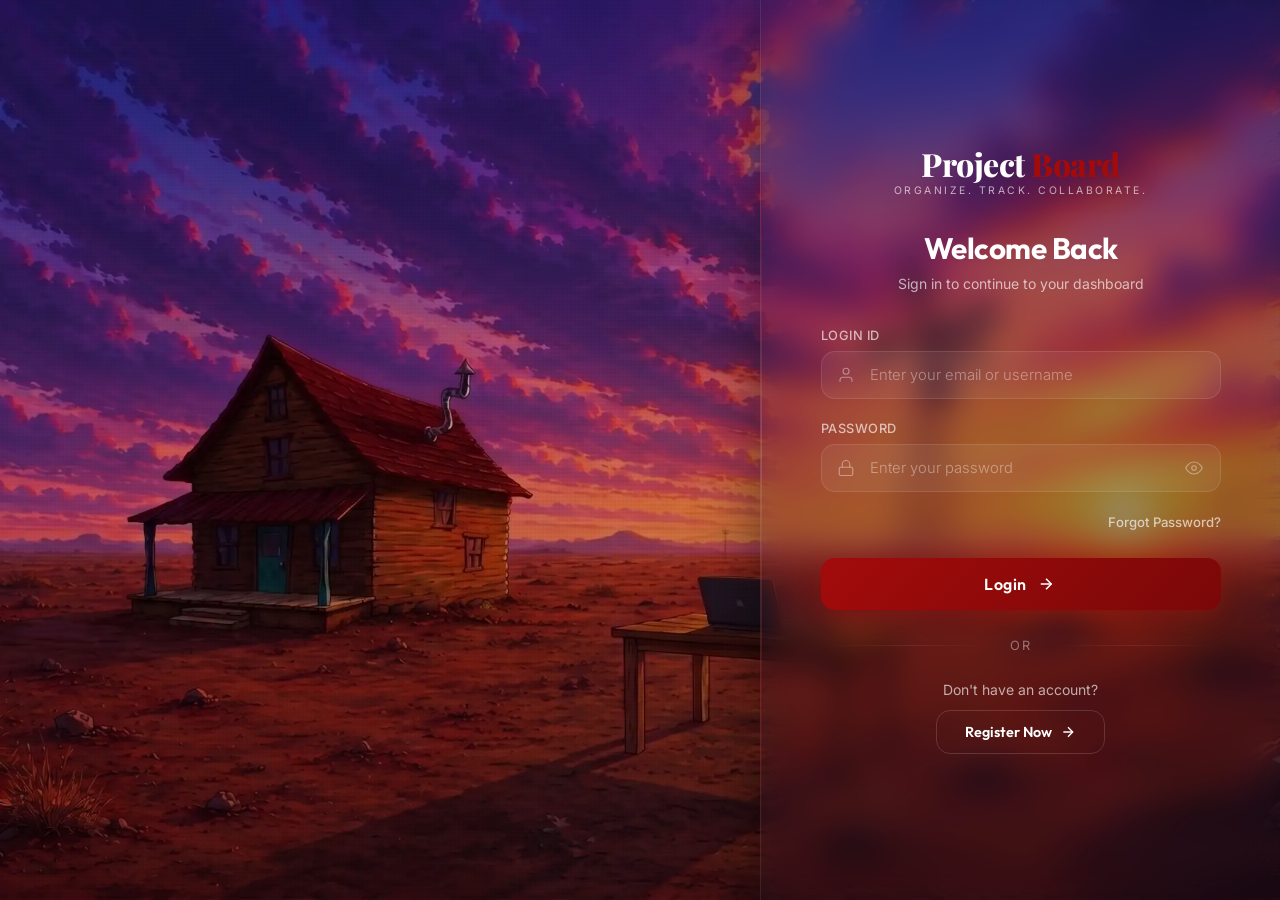
<file: pages/login.html>
<!DOCTYPE html>
<html lang="en">

<head>
    <meta charset="UTF-8">
    <meta name="viewport" content="width=device-width, initial-scale=1.0">
    <meta name="description"
        content="Project Board - Login to your project management dashboard. Organize, track, and collaborate on your projects seamlessly.">
    <title>Project Board — Login</title>
    <link rel="icon" href="../logo.png" type="image/png">
    <link
        href="https://fonts.googleapis.com/css2?family=Inter:wght@300;400;500;600;700;800&family=Outfit:wght@300;400;500;600;700;800&family=Playfair+Display:ital,wght@0,400;0,500;0,600;0,700;0,800;0,900;1,400;1,500;1,600;1,700&display=swap"
        rel="stylesheet">
    <link rel="stylesheet" href="style.css">
</head>

<body>

    <!-- 3D Animated Background -->
    <div class="bg-scene" id="bgScene">
        <div class="bg-layer bg-layer--deep">
            <video id="bg-video-1" class="bg-video" autoplay loop muted playsinline poster="bg.webp">
                <source src="background video.mp4" type="video/mp4">
            </video>
        </div>
        <div class="bg-layer bg-layer--mid">
            <div class="texture-overlay"></div>
        </div>
        <div class="bg-layer bg-layer--front">
            <div class="particle-field" id="particleField"></div>
        </div>
        <!-- Dark gradient overlay for readability -->
        <div class="bg-gradient-overlay"></div>
    </div>

    <!-- Main Container -->
    <div class="login-container">

        <!-- Left Side — Spacer (transparent to show background video) -->
        <div class="branding-side"></div>

        <!-- Right Side — Login Form Panel (Full Height, Blurred Glass) -->
        <div class="form-side">
            <div class="form-side-content">
                <!-- Branding Header inside the right panel -->
                <div class="branding-content">

                    <div class="brand-text-group">
                        <h1 class="brand-title">
                            <span class="brand-word brand-word--project">Project </span>
                            <span class="brand-word brand-word--board">Board</span>
                        </h1>
                        <p class="brand-tagline">Organize. Track. Collaborate.</p>
                    </div>
                </div>

                <!-- Form Header -->
                <div class="form-header">
                    <h2 class="form-title">Welcome Back</h2>
                    <p class="form-subtitle">Sign in to continue to your dashboard</p>
                </div>

                <form class="login-form" id="loginForm" autocomplete="off">
                    <!-- Login ID Field -->
                    <div class="input-group" id="emailGroup">
                        <label for="loginId" class="input-label">Login ID</label>
                        <div class="input-wrapper">
                            <svg class="input-icon" viewBox="0 0 24 24" fill="none" stroke="currentColor"
                                stroke-width="1.5">
                                <path d="M20 21v-2a4 4 0 0 0-4-4H8a4 4 0 0 0-4 4v2" />
                                <circle cx="12" cy="7" r="4" />
                            </svg>
                            <input type="text" id="loginId" name="loginId"
                                placeholder="Enter your email or username" required>
                        </div>
                    </div>

                    <!-- Password Field -->
                    <div class="input-group" id="passwordGroup">
                        <label for="password" class="input-label">Password</label>
                        <div class="input-wrapper">
                            <svg class="input-icon" viewBox="0 0 24 24" fill="none" stroke="currentColor"
                                stroke-width="1.5">
                                <rect x="3" y="11" width="18" height="11" rx="2" ry="2" />
                                <path d="M7 11V7a5 5 0 0 1 10 0v4" />
                            </svg>
                            <input type="password" id="password" name="password" placeholder="Enter your password"
                                required>
                            <button type="button" class="password-toggle" id="passwordToggle"
                                aria-label="Toggle password visibility">
                                <!-- Eye open icon -->
                                <svg class="eye-icon eye-open" viewBox="0 0 24 24" fill="none" stroke="currentColor"
                                    stroke-width="1.5">
                                    <path d="M1 12s4-8 11-8 11 8 11 8-4 8-11 8-11-8-11-8z" />
                                    <circle cx="12" cy="12" r="3" />
                                </svg>
                                <!-- Eye closed icon -->
                                <svg class="eye-icon eye-closed" viewBox="0 0 24 24" fill="none"
                                    stroke="currentColor" stroke-width="1.5" style="display:none;">
                                    <path
                                        d="M17.94 17.94A10.07 10.07 0 0 1 12 20c-7 0-11-8-11-8a18.45 18.45 0 0 1 5.06-5.94M9.9 4.24A9.12 9.12 0 0 1 12 4c7 0 11 8 11 8a18.5 18.5 0 0 1-2.16 3.19m-6.72-1.07a3 3 0 1 1-4.24-4.24" />
                                    <line x1="1" y1="1" x2="23" y2="23" />
                                </svg>
                            </button>
                        </div>
                    </div>

                    <!-- Forgot Password -->
                    <div class="form-options">
                        <a href="#" class="forgot-link" id="forgotPassword">Forgot Password?</a>
                    </div>

                    <!-- Login Button -->
                    <button type="submit" class="login-btn" id="loginBtn">
                        <span class="btn-text">Login</span>
                        <span class="btn-loader" id="btnLoader">
                            <svg viewBox="0 0 24 24" fill="none" stroke="currentColor" stroke-width="2">
                                <circle cx="12" cy="12" r="10" stroke-dasharray="31.4" stroke-dashoffset="10" />
                            </svg>
                        </span>
                        <span class="btn-arrow">
                            <svg viewBox="0 0 24 24" fill="none" stroke="currentColor" stroke-width="2">
                                <line x1="5" y1="12" x2="19" y2="12" />
                                <polyline points="12 5 19 12 12 19" />
                            </svg>
                        </span>
                        <div class="btn-ripple"></div>
                    </button>
                </form>

                <!-- Divider -->
                <div class="divider">
                    <span class="divider-line"></span>
                    <span class="divider-text">or</span>
                    <span class="divider-line"></span>
                </div>

                <!-- Sign Up / Register -->
                <div class="form-footer">
                    <p class="footer-text">Don't have an account?</p>
                    <a href="signup.html" class="register-btn" id="registerBtn">
                        <span>Register Now</span>
                        <svg viewBox="0 0 24 24" fill="none" stroke="currentColor" stroke-width="2" width="16"
                            height="16">
                            <line x1="5" y1="12" x2="19" y2="12" />
                            <polyline points="12 5 19 12 12 19" />
                        </svg>
                    </a>
                </div>
            </div>
        </div>
    </div>
    </div>

    <script src="script.js"></script>
</body>

</html>
</file>
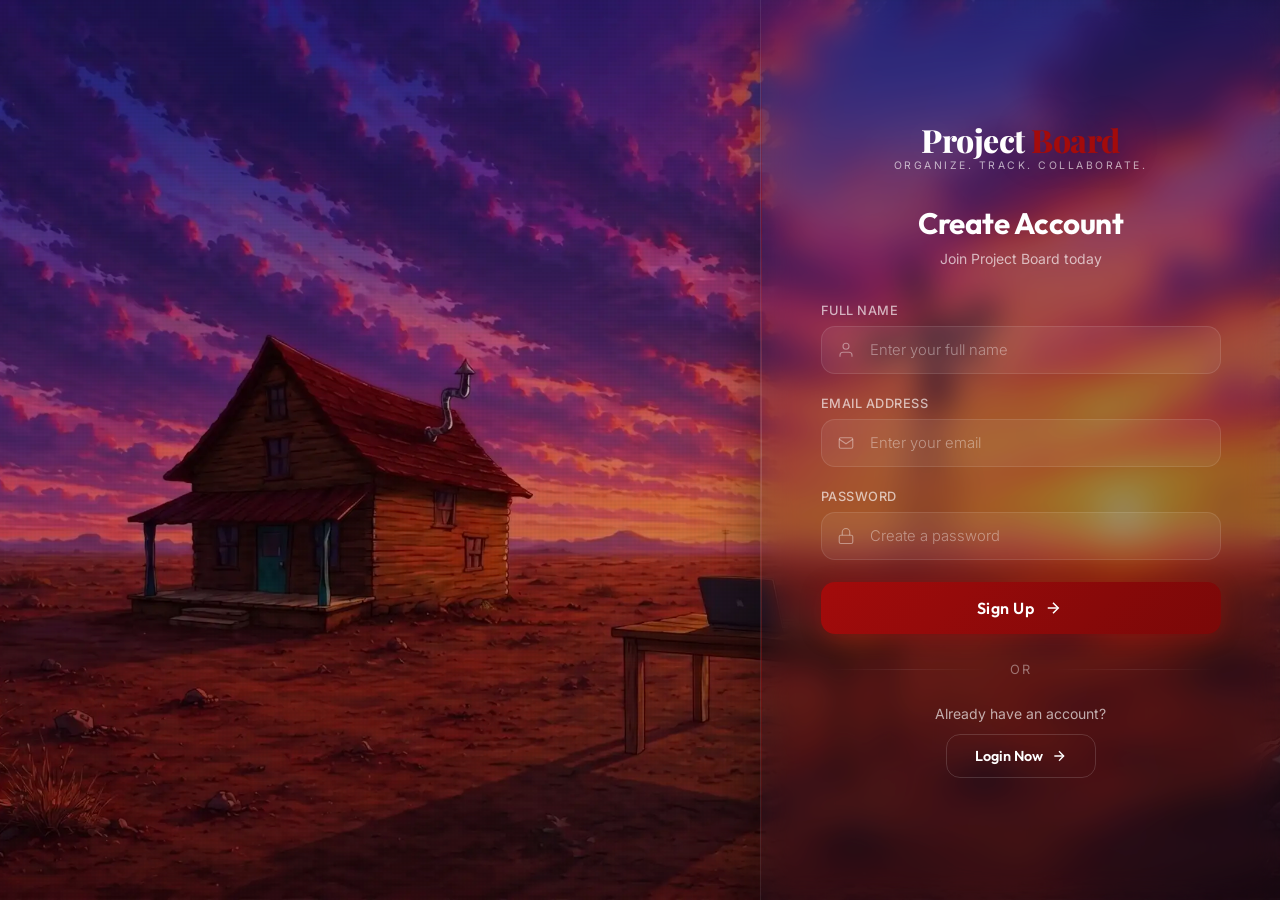
<file: pages/signup.html>
<!DOCTYPE html>
<html lang="en">

<head>
    <meta charset="UTF-8">
    <meta name="viewport" content="width=device-width, initial-scale=1.0">
    <meta name="description"
        content="Project Board - Sign up for your project management dashboard. Organize, track, and collaborate on your projects seamlessly.">
    <title>Project Board — Sign Up</title>
    <link rel="icon" href="../logo.png" type="image/png">
    <link
        href="https://fonts.googleapis.com/css2?family=Inter:wght@300;400;500;600;700;800&family=Outfit:wght@300;400;500;600;700;800&family=Playfair+Display:ital,wght@0,400;0,500;0,600;0,700;0,800;0,900;1,400;1,500;1,600;1,700&display=swap"
        rel="stylesheet">
    <link rel="stylesheet" href="style.css">
</head>

<body>

    <!-- 3D Animated Background -->
    <div class="bg-scene" id="bgScene">
        <div class="bg-layer bg-layer--deep">
            <video id="bg-video-1" class="bg-video" autoplay loop muted playsinline poster="bg.webp">
                <source src="background video.mp4" type="video/mp4">
            </video>
        </div>
        <div class="bg-layer bg-layer--mid">
            <div class="texture-overlay"></div>
        </div>
        <div class="bg-layer bg-layer--front">
            <div class="particle-field" id="particleField"></div>
        </div>
        <!-- Dark gradient overlay for readability -->
        <div class="bg-gradient-overlay"></div>
    </div>

    <!-- Main Container -->
    <div class="login-container">

        <!-- Left Side — Spacer (transparent to show background video) -->
        <div class="branding-side"></div>

        <!-- Right Side — Login Form Panel (Full Height, Blurred Glass) -->
        <div class="form-side">
            <div class="form-side-content">
                <!-- Branding Header inside the right panel -->
                <div class="branding-content">

                    <div class="brand-text-group">
                        <h1 class="brand-title">
                            <span class="brand-word brand-word--project">Project </span>
                            <span class="brand-word brand-word--board">Board</span>
                        </h1>
                        <p class="brand-tagline">Organize. Track. Collaborate.</p>
                    </div>
                </div>

                <!-- Form Header -->
                <div class="form-header">
                    <h2 class="form-title">Create Account</h2>
                    <p class="form-subtitle">Join Project Board today</p>
                </div>

                <form class="login-form" id="signupForm" autocomplete="off">
                    <!-- Full Name Field -->
                    <div class="input-group" id="nameGroup">
                        <label for="fullName" class="input-label">Full Name</label>
                        <div class="input-wrapper">
                            <svg class="input-icon" viewBox="0 0 24 24" fill="none" stroke="currentColor"
                                stroke-width="1.5">
                                <path d="M20 21v-2a4 4 0 0 0-4-4H8a4 4 0 0 0-4 4v2" />
                                <circle cx="12" cy="7" r="4" />
                            </svg>
                            <input type="text" id="fullName" name="fullName"
                                placeholder="Enter your full name" required>
                        </div>
                    </div>

                    <!-- Email Field -->
                    <div class="input-group" id="emailGroup">
                        <label for="loginId" class="input-label">Email Address</label>
                        <div class="input-wrapper">
                            <svg class="input-icon" viewBox="0 0 24 24" fill="none" stroke="currentColor"
                                stroke-width="1.5">
                                <rect x="3" y="5" width="18" height="14" rx="2" ry="2" />
                                <polyline points="3 7 12 13 21 7" />
                            </svg>
                            <input type="email" id="loginId" name="loginId"
                                placeholder="Enter your email" required>
                        </div>
                    </div>

                    <!-- Password Field -->
                    <div class="input-group" id="passwordGroup">
                        <label for="password" class="input-label">Password</label>
                        <div class="input-wrapper">
                            <svg class="input-icon" viewBox="0 0 24 24" fill="none" stroke="currentColor"
                                stroke-width="1.5">
                                <rect x="3" y="11" width="18" height="11" rx="2" ry="2" />
                                <path d="M7 11V7a5 5 0 0 1 10 0v4" />
                            </svg>
                            <input type="password" id="password" name="password" placeholder="Create a password"
                                required>
                        </div>
                    </div>

                    <!-- Sign Up Button -->
                    <button type="submit" class="login-btn" id="loginBtn" style="margin-top: 10px;">
                        <span class="btn-text">Sign Up</span>
                        <span class="btn-loader" id="btnLoader">
                            <svg viewBox="0 0 24 24" fill="none" stroke="currentColor" stroke-width="2">
                                <circle cx="12" cy="12" r="10" stroke-dasharray="31.4" stroke-dashoffset="10" />
                            </svg>
                        </span>
                        <span class="btn-arrow">
                            <svg viewBox="0 0 24 24" fill="none" stroke="currentColor" stroke-width="2">
                                <line x1="5" y1="12" x2="19" y2="12" />
                                <polyline points="12 5 19 12 12 19" />
                            </svg>
                        </span>
                        <div class="btn-ripple"></div>
                    </button>
                </form>

                <!-- Divider -->
                <div class="divider">
                    <span class="divider-line"></span>
                    <span class="divider-text">or</span>
                    <span class="divider-line"></span>
                </div>

                <!-- Sign In -->
                <div class="form-footer">
                    <p class="footer-text">Already have an account?</p>
                    <a href="login.html" class="register-btn" id="registerBtn">
                        <span>Login Now</span>
                        <svg viewBox="0 0 24 24" fill="none" stroke="currentColor" stroke-width="2" width="16"
                            height="16">
                            <line x1="5" y1="12" x2="19" y2="12" />
                            <polyline points="12 5 19 12 12 19" />
                        </svg>
                    </a>
                </div>
            </div>
        </div>
    </div>

    <script src="script.js"></script>
</body>

</html>
</file>
<file: pages/style.css>
/* ============================================
   PROJECT BOARD — LOGIN PAGE STYLES
   Color Palette: #000000, #FFFFFF, #A30B0B
   ============================================ */

/* --- CSS Custom Properties --- */
:root {
    --black: #000000;
    --white: #FFFFFF;
    --red-primary: #A30B0B;
    --red-light: #D41414;
    --red-dark: #7A0808;
    --red-glow: rgba(163, 11, 11, 0.5);
    --red-subtle: rgba(163, 11, 11, 0.15);

    --glass-bg: rgba(0, 0, 0, 0.45);
    --glass-border: rgba(255, 255, 255, 0.08);
    --glass-highlight: rgba(255, 255, 255, 0.05);

    --text-primary: #FFFFFF;
    --text-secondary: rgba(255, 255, 255, 0.65);
    --text-muted: rgba(255, 255, 255, 0.4);

    --input-bg: rgba(255, 255, 255, 0.06);
    --input-border: rgba(255, 255, 255, 0.1);
    --input-focus: rgba(163, 11, 11, 0.6);

    --font-primary: 'Outfit', 'Inter', -apple-system, BlinkMacSystemFont, sans-serif;
    --font-secondary: 'Inter', -apple-system, BlinkMacSystemFont, sans-serif;
    --font-serif: 'Playfair Display', serif;

    --transition-fast: 0.2s cubic-bezier(0.16, 1, 0.3, 1);
    --transition-smooth: 0.6s cubic-bezier(0.16, 1, 0.3, 1);
    --transition-spring: 0.8s cubic-bezier(0.175, 0.885, 0.32, 1.275);
}

/* --- Reset & Base --- */
*,
*::before,
*::after {
    margin: 0;
    padding: 0;
    box-sizing: border-box;
}

html {
    font-size: 16px;
    -webkit-font-smoothing: antialiased;
    -moz-osx-font-smoothing: grayscale;
}

body {
    font-family: var(--font-primary);
    background: var(--black);
    color: var(--text-primary);
    overflow: hidden;
    height: 100vh;
    width: 100vw;
}

/* ============================================
   3D ANIMATED BACKGROUND
   ============================================ */

.bg-scene {
    position: fixed;
    inset: 0;
    z-index: 0;
    overflow: hidden;
}

.bg-layer {
    position: absolute;
    inset: 0;
}

.bg-layer--deep {
    z-index: 1;
    transform-style: preserve-3d;
}

.bg-video {
    position: absolute;
    inset: 0;
    width: 100%;
    height: 100%;
    object-fit: cover;
    object-position: center;
    filter: brightness(0.8) saturate(1.1);
    transition: opacity 1.2s ease-in-out;
}

@keyframes bgWavy {
    0% {
        transform: skewX(0deg) skewY(0deg);
    }
    25% {
        transform: skewX(0.3deg) skewY(-0.15deg);
    }
    50% {
        transform: skewX(-0.2deg) skewY(0.2deg);
    }
    75% {
        transform: skewX(0.15deg) skewY(-0.1deg);
    }
    100% {
        transform: skewX(0deg) skewY(0deg);
    }
}

/* Texture Overlay */
.bg-layer--mid {
    z-index: 2;
    pointer-events: none;
}

.texture-overlay {
    position: absolute;
    inset: 0;
    background-image:
        repeating-linear-gradient(
            0deg,
            transparent,
            transparent 2px,
            rgba(0, 0, 0, 0.03) 2px,
            rgba(0, 0, 0, 0.03) 4px
        ),
        repeating-linear-gradient(
            90deg,
            transparent,
            transparent 2px,
            rgba(0, 0, 0, 0.02) 2px,
            rgba(0, 0, 0, 0.02) 4px
        );
    animation: textureShift 20s linear infinite;
    opacity: 0.7;
}

@keyframes textureShift {
    0% { transform: translate(0, 0); }
    100% { transform: translate(4px, 4px); }
}

/* Particle field */
.bg-layer--front {
    z-index: 3;
    pointer-events: none;
}

.particle-field {
    position: absolute;
    inset: 0;
}

.particle {
    position: absolute;
    border-radius: 50%;
    background: var(--white);
    opacity: 0;
    animation: particleFloat linear infinite;
    pointer-events: none;
}

@keyframes particleFloat {
    0% {
        transform: translateY(100vh) scale(0);
        opacity: 0;
    }
    10% {
        opacity: 0.6;
    }
    90% {
        opacity: 0.3;
    }
    100% {
        transform: translateY(-20vh) scale(1);
        opacity: 0;
    }
}

/* Gradient overlay */
.bg-gradient-overlay {
    position: absolute;
    inset: 0;
    z-index: 4;
    background:
        linear-gradient(135deg, 
            rgba(0, 0, 0, 0.05) 0%, 
            rgba(0, 0, 0, 0) 40%, 
            rgba(0, 0, 0, 0) 70%, 
            rgba(0, 0, 0, 0.15) 100%
        );
    pointer-events: none;
}


/* ============================================
   MAIN CONTAINER LAYOUT
   ============================================ */

.login-container {
    position: relative;
    z-index: 10;
    display: flex;
    height: 100vh;
    width: 100vw;
}

/* --- Left Side: Branding Spacer --- */
.branding-side {
    flex: 1;
    pointer-events: none;
}

.branding-content {
    text-align: center;
    display: flex;
    align-items: center;
    justify-content: center;
    gap: 18px;
    margin-bottom: 32px;
    animation: brandFadeIn 1.5s cubic-bezier(0.16, 1, 0.3, 1) both;
    animation-delay: 0.3s;
}

@keyframes brandFadeIn {
    from {
        opacity: 0;
        transform: translateY(20px);
        filter: blur(8px);
    }
    to {
        opacity: 1;
        transform: translateY(0);
        filter: blur(0);
    }
}

/* Logo */
.logo-wrapper {
    position: relative;
    display: inline-block;
    margin-bottom: 0;
    flex-shrink: 0;
}

.logo-img {
    width: 52px;
    height: 52px;
    object-fit: contain;
    position: relative;
    z-index: 2;
    filter: drop-shadow(0 4px 15px rgba(163, 11, 11, 0.3));
    transition: transform var(--transition-spring);
}

.logo-wrapper:hover .logo-img {
    transform: scale(1.08);
}

.logo-glow {
    position: absolute;
    inset: -20px;
    background: radial-gradient(circle, var(--red-glow) 0%, transparent 70%);
    filter: blur(25px);
    opacity: 0.5;
    animation: glowPulse 3s ease-in-out infinite;
    z-index: 1;
}

@keyframes glowPulse {
    0%, 100% { opacity: 0.4; transform: scale(1); }
    50% { opacity: 0.7; transform: scale(1.15); }
}

/* Brand Title + Tagline container */
.brand-text-group {
    display: flex;
    flex-direction: column;
}

.brand-title {
    font-family: var(--font-serif);
    font-size: 2rem;
    font-weight: 800;
    letter-spacing: -0.5px;
    line-height: 1.1;
    margin-bottom: 2px;
}

.brand-word {
    display: inline;
}

.brand-word--project {
    color: var(--white);
    text-shadow: 0 0 40px rgba(255, 255, 255, 0.15);
    animation: wordSlideIn 1.2s cubic-bezier(0.16, 1, 0.3, 1) both;
    animation-delay: 0.6s;
}

.brand-word--board {
    color: var(--red-primary);
    text-shadow: 0 0 40px rgba(163, 11, 11, 0.4);
    animation: wordSlideIn 1.2s cubic-bezier(0.16, 1, 0.3, 1) both;
    animation-delay: 0.8s;
}

@keyframes wordSlideIn {
    from {
        opacity: 0;
        transform: translateY(10px);
        filter: blur(8px);
    }
    to {
        opacity: 1;
        transform: translateY(0);
        filter: blur(0);
    }
}

.brand-tagline {
    font-family: var(--font-secondary);
    font-size: 0.65rem;
    font-weight: 400;
    color: var(--text-secondary);
    letter-spacing: 2.5px;
    text-transform: uppercase;
    animation: fadeIn 1s ease-out both;
    animation-delay: 1.1s;
}

@keyframes fadeIn {
    from { opacity: 0; }
    to { opacity: 1; }
}

/* Decorative Elements — hidden in corner layout */
.brand-decorations {
    display: none;
}

.decoration-line {
    width: 50px;
    height: 1px;
    background: linear-gradient(90deg, transparent, var(--red-primary), transparent);
    animation: decorationExpand 1.5s ease-out both;
    animation-delay: 1.6s;
}

@keyframes decorationExpand {
    from { width: 0; opacity: 0; }
    to { width: 50px; opacity: 1; }
}

.decoration-dots {
    display: flex;
    gap: 6px;
}

.decoration-dots span {
    width: 5px;
    height: 5px;
    border-radius: 50%;
    background: var(--red-primary);
    animation: dotPop 0.4s ease-out both;
}

.decoration-dots span:nth-child(1) { animation-delay: 1.7s; }
.decoration-dots span:nth-child(2) { animation-delay: 1.85s; }
.decoration-dots span:nth-child(3) { animation-delay: 2s; }

@keyframes dotPop {
    from { transform: scale(0); }
    to { transform: scale(1); }
}


/* ============================================
   RIGHT SIDE: GLASSMORPHISM LOGIN FORM
   ============================================ */

.form-side {
    flex: 0 0 520px;
    height: 100vh;
    display: flex;
    flex-direction: column;
    align-items: center;
    justify-content: center;
    padding: 60px 48px;
    position: relative;
    background: rgba(15, 23, 42, 0.25); /* Lighter dark for better video visibility */
    backdrop-filter: blur(16px) saturate(1.2);
    -webkit-backdrop-filter: blur(16px) saturate(1.2);
    border-left: 1px solid var(--glass-border);
    box-shadow: -10px 0 50px rgba(0, 0, 0, 0.4);
    z-index: 10;
    overflow-y: auto;
}

/* Vertical glowing line on the left border of form-side */
.form-side::before {
    content: '';
    position: absolute;
    top: 0;
    left: 0;
    width: 1px;
    height: 100%;
    background: linear-gradient(
        to bottom,
        transparent,
        rgba(163, 11, 11, 0.4),
        rgba(255, 255, 255, 0.15),
        rgba(163, 11, 11, 0.4),
        transparent
    );
    z-index: 2;
}

/* Inner content block for styling/layout constraints */
.form-side-content {
    width: 100%;
    max-width: 400px;
    display: flex;
    flex-direction: column;
    animation: cardSlideIn 1.5s cubic-bezier(0.16, 1, 0.3, 1) both;
    animation-delay: 0.2s;
}

@keyframes cardSlideIn {
    from {
        opacity: 0;
        transform: translateY(30px);
        filter: blur(12px);
    }
    to {
        opacity: 1;
        transform: translateY(0);
        filter: blur(0);
    }
}


/* --- Form Header --- */
.form-header {
    text-align: center;
    margin-bottom: 36px;
}

.form-title {
    font-family: var(--font-primary);
    font-size: 1.85rem;
    font-weight: 700;
    color: var(--white);
    margin-bottom: 8px;
    letter-spacing: -0.5px;
}

.form-subtitle {
    font-family: var(--font-secondary);
    font-size: 0.875rem;
    color: var(--text-secondary);
    font-weight: 400;
}


/* --- Input Groups --- */
.input-group {
    margin-bottom: 22px;
}

.input-label {
    display: block;
    font-family: var(--font-secondary);
    font-size: 0.8rem;
    font-weight: 500;
    color: var(--text-secondary);
    margin-bottom: 8px;
    letter-spacing: 0.5px;
    text-transform: uppercase;
    transition: color var(--transition-fast);
}

.input-group:focus-within .input-label {
    color: var(--white);
}

.input-wrapper {
    position: relative;
    display: flex;
    align-items: center;
}

.input-icon {
    position: absolute;
    left: 16px;
    width: 18px;
    height: 18px;
    color: var(--text-muted);
    transition: color var(--transition-smooth);
    pointer-events: none;
    z-index: 2;
}

.input-group:focus-within .input-icon {
    color: var(--white);
}

.input-wrapper input {
    width: 100%;
    padding: 14px 48px 14px 48px;
    font-family: var(--font-secondary);
    font-size: 0.925rem;
    font-weight: 400;
    color: var(--white);
    background: var(--input-bg);
    border: 1px solid var(--input-border);
    border-radius: 14px;
    outline: none;
    transition: all var(--transition-smooth);
    position: relative;
    z-index: 1;
}

.input-wrapper input::placeholder {
    color: var(--text-muted);
    font-weight: 300;
}

.input-wrapper input:focus {
    background: rgba(255, 255, 255, 0.12);
    border-color: rgba(255, 255, 255, 0.3);
    box-shadow: 0 0 0 3px rgba(255, 255, 255, 0.1), 0 4px 16px rgba(0, 0, 0, 0.2);
}

.input-wrapper input:hover:not(:focus) {
    border-color: rgba(255, 255, 255, 0.2);
    background: rgba(255, 255, 255, 0.08);
}




/* --- Password Toggle --- */
.password-toggle {
    position: absolute;
    right: 14px;
    z-index: 2;
    background: none;
    border: none;
    cursor: pointer;
    padding: 4px;
    display: flex;
    align-items: center;
    justify-content: center;
    border-radius: 8px;
    transition: all var(--transition-fast);
}

.password-toggle:hover {
    background: rgba(255, 255, 255, 0.08);
}

.password-toggle:active {
    transform: scale(0.9);
}

.eye-icon {
    width: 18px;
    height: 18px;
    color: var(--text-muted);
    transition: color var(--transition-fast);
}

.password-toggle:hover .eye-icon {
    color: var(--text-secondary);
}


/* --- Form Options --- */
.form-options {
    display: flex;
    justify-content: flex-end;
    margin-bottom: 28px;
}

.forgot-link {
    font-family: var(--font-secondary);
    font-size: 0.825rem;
    color: var(--text-secondary);
    text-decoration: none;
    font-weight: 500;
    position: relative;
    transition: color var(--transition-fast);
}

.forgot-link::after {
    content: '';
    position: absolute;
    bottom: -2px;
    left: 0;
    width: 0;
    height: 1px;
    background: var(--red-primary);
    transition: width var(--transition-smooth);
}

.forgot-link:hover {
    color: var(--red-primary);
}

.forgot-link:hover::after {
    width: 100%;
}


/* --- Login Button --- */
.login-btn {
    width: 100%;
    padding: 16px 32px;
    font-family: var(--font-primary);
    font-size: 1rem;
    font-weight: 600;
    letter-spacing: 0.5px;
    color: var(--white);
    background: linear-gradient(135deg, var(--red-primary) 0%, var(--red-dark) 100%);
    border: none;
    border-radius: 14px;
    cursor: pointer;
    position: relative;
    overflow: hidden;
    display: flex;
    align-items: center;
    justify-content: center;
    gap: 10px;
    transition: all var(--transition-smooth);
    box-shadow: 0 4px 20px rgba(163, 11, 11, 0.35);
}

.login-btn::before {
    content: '';
    position: absolute;
    inset: 0;
    background: linear-gradient(135deg, var(--red-light) 0%, var(--red-primary) 100%);
    opacity: 0;
    transition: opacity var(--transition-smooth);
}

.login-btn:hover {
    transform: translateY(-2px);
    box-shadow: 0 8px 32px rgba(163, 11, 11, 0.5);
}

.login-btn:hover::before {
    opacity: 1;
}

.login-btn:active {
    transform: translateY(0);
    box-shadow: 0 2px 12px rgba(163, 11, 11, 0.3);
}

.btn-text {
    position: relative;
    z-index: 2;
}

.btn-arrow {
    position: relative;
    z-index: 2;
    display: flex;
    align-items: center;
    width: 20px;
    height: 20px;
    transition: transform var(--transition-smooth);
}

.btn-arrow svg {
    width: 18px;
    height: 18px;
}

.login-btn:hover .btn-arrow {
    transform: translateX(4px);
}

.btn-loader {
    display: none;
    position: relative;
    z-index: 2;
    width: 20px;
    height: 20px;
    animation: spin 0.8s linear infinite;
}

.btn-loader svg {
    width: 20px;
    height: 20px;
}

@keyframes spin {
    to { transform: rotate(360deg); }
}

/* Ripple */
.btn-ripple {
    position: absolute;
    border-radius: 50%;
    background: rgba(255, 255, 255, 0.25);
    transform: scale(0);
    pointer-events: none;
    z-index: 1;
}

.btn-ripple.active {
    animation: ripple 0.6s ease-out;
}

@keyframes ripple {
    to { transform: scale(4); opacity: 0; }
}


/* --- Divider --- */
.divider {
    display: flex;
    align-items: center;
    gap: 16px;
    margin: 28px 0;
}

.divider-line {
    flex: 1;
    height: 1px;
    background: linear-gradient(90deg, transparent, var(--glass-border), transparent);
}

.divider-text {
    font-family: var(--font-secondary);
    font-size: 0.8rem;
    color: var(--text-muted);
    text-transform: uppercase;
    letter-spacing: 2px;
}


/* --- Form Footer --- */
.form-footer {
    text-align: center;
}

.footer-text {
    font-family: var(--font-secondary);
    font-size: 0.875rem;
    color: var(--text-secondary);
    margin-bottom: 12px;
}

.register-btn {
    display: inline-flex;
    align-items: center;
    gap: 8px;
    padding: 12px 28px;
    font-family: var(--font-primary);
    font-size: 0.9rem;
    font-weight: 600;
    color: var(--white);
    background: transparent;
    border: 1.5px solid rgba(255, 255, 255, 0.15);
    border-radius: 14px;
    text-decoration: none;
    cursor: pointer;
    transition: all var(--transition-smooth);
    position: relative;
    overflow: hidden;
}

.register-btn::before {
    content: '';
    position: absolute;
    inset: 0;
    background: linear-gradient(135deg, rgba(163, 11, 11, 0.15), rgba(163, 11, 11, 0.05));
    opacity: 0;
    transition: opacity var(--transition-smooth);
}

.register-btn:hover {
    border-color: var(--red-primary);
    transform: translateY(-2px);
    box-shadow: 0 4px 20px rgba(163, 11, 11, 0.2);
}

.register-btn:hover::before {
    opacity: 1;
}

.register-btn:hover svg {
    transform: translateX(4px);
}

.register-btn svg {
    transition: transform var(--transition-smooth);
}

.register-btn:active {
    transform: translateY(0);
}


/* ============================================
   RESPONSIVE DESIGN
   ============================================ */

@media (max-width: 1024px) {
    .login-container {
        flex-direction: column;
    }

    .branding-side {
        display: none;
    }

    .form-side {
        flex: 1;
        width: 100%;
        padding: 40px 24px;
        border-left: none;
        box-shadow: none;
        background: rgba(0, 0, 0, 0.55); /* slightly darker background on mobile for better legibility */
    }

    .form-side-content {
        max-width: 100%;
    }
}

@media (max-width: 480px) {
    .form-side {
        padding: 32px 20px;
    }

    .form-title {
        font-size: 1.5rem;
    }

    .logo-img {
        width: 44px;
        height: 44px;
    }

    .brand-title {
        font-size: 1.4rem;
    }
}


/* ============================================
   MICRO-ANIMATIONS & TRANSITIONS
   ============================================ */

/* Input shake on validation error */
@keyframes shake {
    0%, 100% { transform: translateX(0); }
    20% { transform: translateX(-8px); }
    40% { transform: translateX(6px); }
    60% { transform: translateX(-4px); }
    80% { transform: translateX(2px); }
}

.input-group.error .input-wrapper {
    animation: shake 0.5s ease-out;
}

.input-group.error .input-wrapper input {
    border-color: var(--red-primary);
    box-shadow: 0 0 0 3px rgba(163, 11, 11, 0.2);
}

.input-group.error .input-label {
    color: var(--red-primary);
}

/* Success state */
.input-group.success .input-wrapper input {
    border-color: #2ecc71;
}

.input-group.success .input-icon {
    color: #2ecc71;
}

/* Button loading state */
.login-btn.loading .btn-text,
.login-btn.loading .btn-arrow {
    display: none;
}

.login-btn.loading .btn-loader {
    display: flex;
}

.login-btn.loading {
    pointer-events: none;
    opacity: 0.85;
}

/* Scrollbar styling */
::-webkit-scrollbar {
    width: 6px;
}

::-webkit-scrollbar-track {
    background: transparent;
}

::-webkit-scrollbar-thumb {
    background: rgba(255, 255, 255, 0.1);
    border-radius: 3px;
}

::-webkit-scrollbar-thumb:hover {
    background: rgba(255, 255, 255, 0.2);
}

/* Selection color */
::selection {
    background: rgba(163, 11, 11, 0.4);
    color: var(--white);
}
</file>
